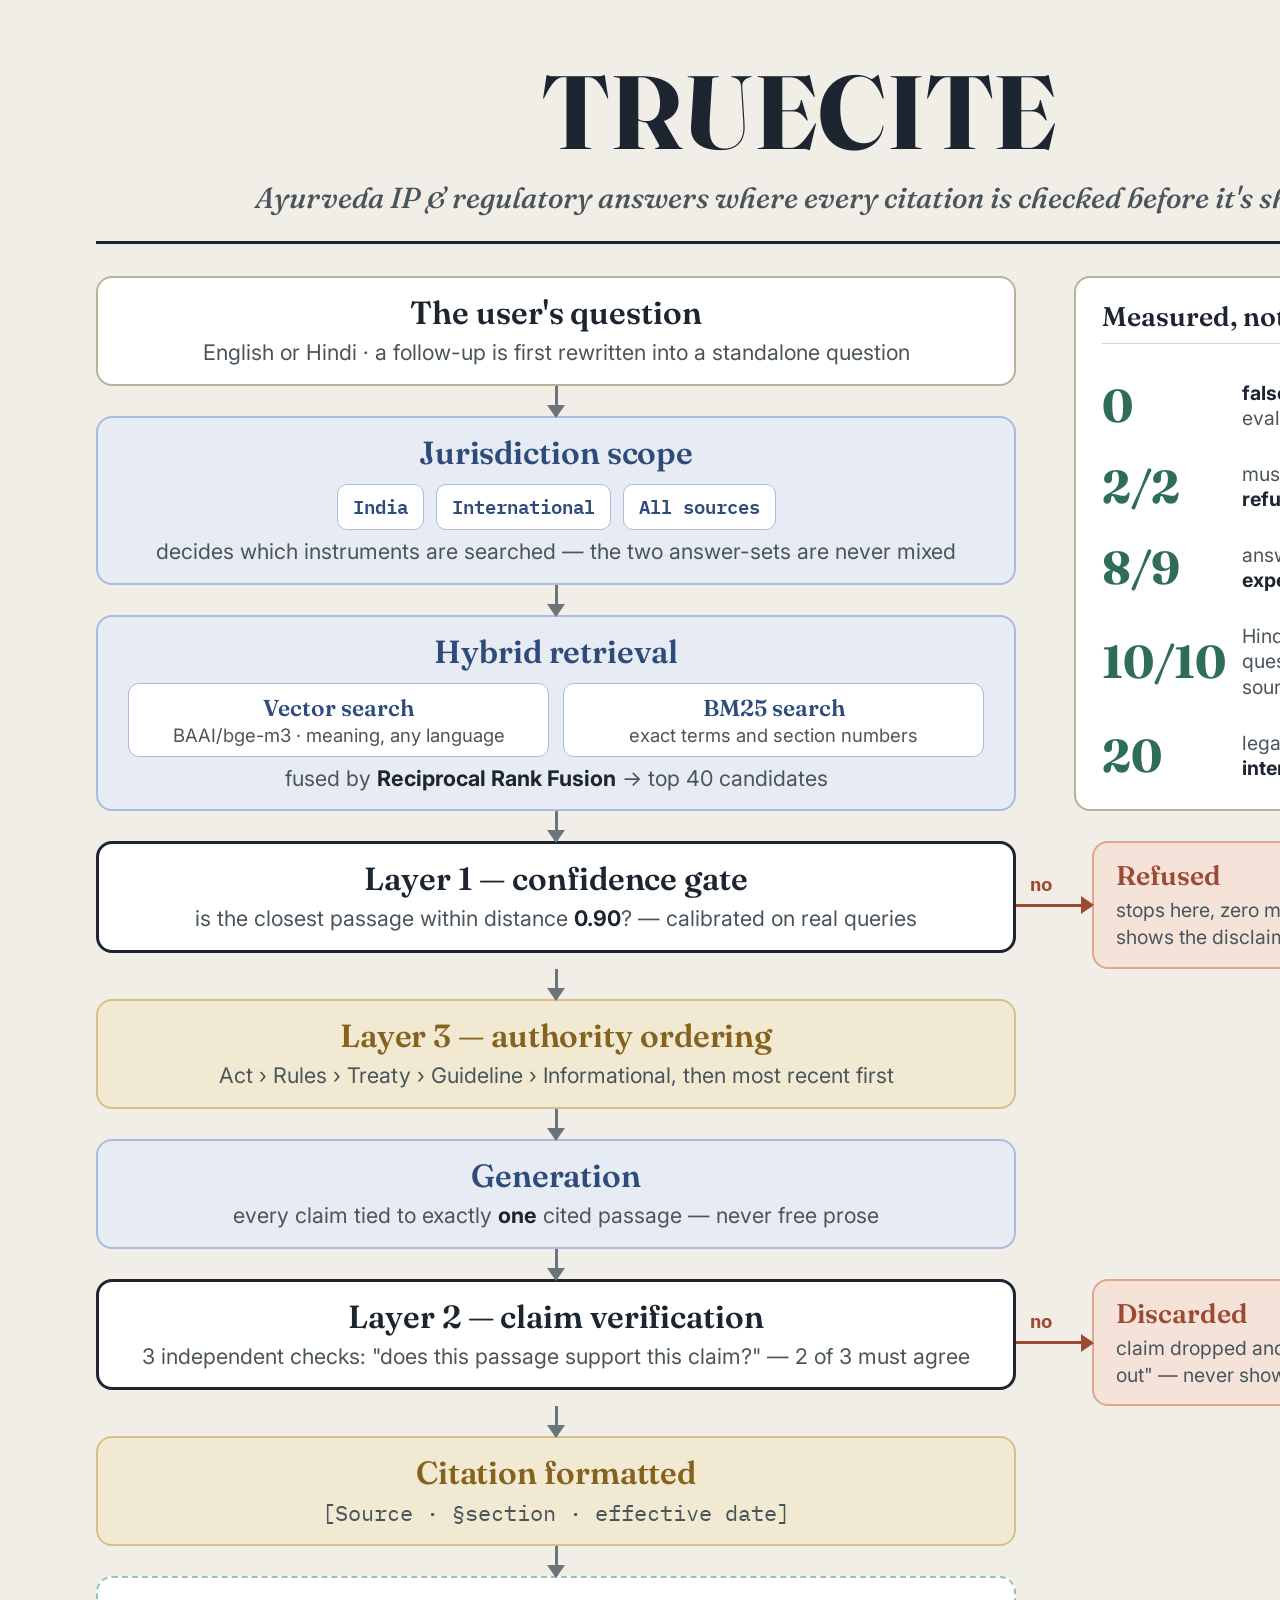
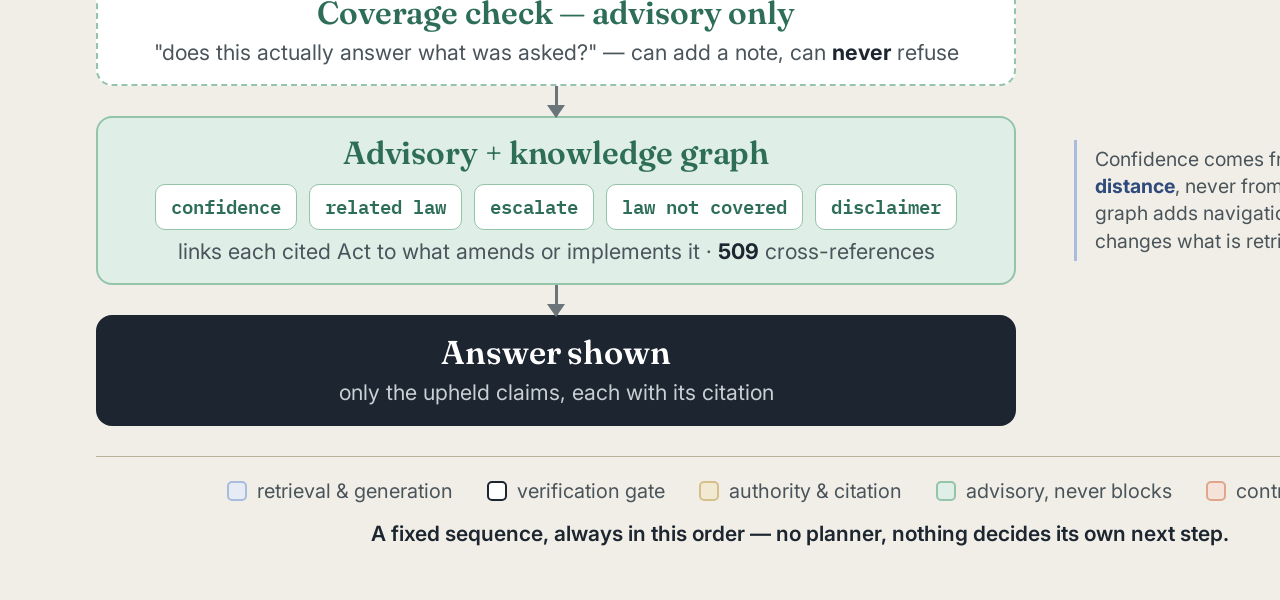
<file: docs/assets/src/pipeline-poster.html>
<!doctype html>
<html lang="en">
<head>
<meta charset="utf-8">
<title>TrueCite pipeline</title>
<style>
  @import url('https://fonts.googleapis.com/css2?family=Fraunces:opsz,wght@9..144,500;9..144,600;9..144,700;9..144,800&family=Inter:wght@400;500;600;700&family=IBM+Plex+Mono:wght@500;600;700&display=swap');

  :root{
    --paper:#F0EEE6; --panel:#FFFFFF; --ink:#1C2530; --ink-soft:#4A545B; --ink-faint:#737D83;
    --line:#D7D2C2; --line-strong:#B9B29A; --arrow:#6B7479;
    --indigo:#2F4B7C; --indigo-soft:#E6EBF4; --indigo-line:#A9BCDD;
    --brass:#86621F; --brass-soft:#F2E9D2; --brass-line:#D6C08A;
    --sage:#2E6E58; --sage-soft:#DFEEE6; --sage-line:#94C4AA;
    --rust:#9C4A32; --rust-soft:#F5E3DA; --rust-line:#DFA68C;
  }
  *{ box-sizing:border-box; }
  html,body{ margin:0; padding:0; }
  body{ width:1600px; background:var(--paper); color:var(--ink);
        font-family:'Inter',system-ui,sans-serif; -webkit-font-smoothing:antialiased; text-rendering:optimizeLegibility; }
  .sheet{ padding:60px 96px 54px; }

  header{ text-align:center; padding-bottom:26px; border-bottom:3px solid var(--ink); margin-bottom:32px; }
  h1{ font-family:'Fraunces',Georgia,serif; font-optical-sizing:auto; font-variation-settings:'opsz' 144; font-weight:700; font-size:104px; line-height:1; letter-spacing:.005em; margin:0 0 16px; }
  .dek{ font-family:'Fraunces',Georgia,serif; font-optical-sizing:auto; font-variation-settings:'opsz' 28; font-style:italic; font-size:29px; color:var(--ink-soft); margin:0; font-weight:500; }

  /* Two columns: the flow, and what branches off it. Every box row is
     followed by an arrow row, so side boxes sit exactly level with the
     stage they branch from. */
  .flow{ display:grid; grid-template-columns:920px 488px; column-gap:0; }
  .main{ grid-column:1; }
  .side{ grid-column:2; display:flex; align-items:center; }

  .box{ border-radius:16px; border:2px solid; padding:16px 30px; text-align:center; }
  .box .t{ font-family:'Fraunces',Georgia,serif; font-optical-sizing:auto; font-variation-settings:'opsz' 40; font-size:32px; font-weight:600; line-height:1.16; letter-spacing:-.003em; }
  .box .d{ font-size:21.5px; line-height:1.38; color:var(--ink-soft); margin-top:7px; }
  .box .d b{ color:var(--ink); }

  .plain  { background:var(--panel); border-color:var(--line-strong); }
  .blue   { background:var(--indigo-soft); border-color:var(--indigo-line); }
  .blue .t{ color:var(--indigo); }
  .brass  { background:var(--brass-soft); border-color:var(--brass-line); }
  .brass .t{ color:var(--brass); }
  .gate   { background:var(--panel); border-color:var(--ink); border-width:3px; }
  .sage   { background:var(--sage-soft); border-color:var(--sage-line); }
  .sage .t{ color:var(--sage); }
  .dash   { background:var(--panel); border-color:var(--sage-line); border-style:dashed; }
  .dash .t{ color:var(--sage); }
  .final  { background:var(--ink); border-color:var(--ink); }
  .final .t{ font-family:'Fraunces',Georgia,serif; font-optical-sizing:auto; font-variation-settings:'opsz' 40; color:#fff; font-size:33px; font-weight:600; }
  .final .d{ color:#C9D0D4; }

  .chips{ display:flex; justify-content:center; gap:12px; margin-top:13px; flex-wrap:wrap; }
  .chip{ font-family:'IBM Plex Mono',monospace; font-size:19px; font-weight:600; padding:7px 15px;
         border-radius:10px; border:1.5px solid; background:var(--panel); }
  .chip.b{ color:var(--indigo); border-color:var(--indigo-line); }
  .chip.g{ color:var(--sage); border-color:var(--sage-line); }

  .pair{ display:grid; grid-template-columns:1fr 1fr; gap:14px; margin-top:13px; }
  .pair > div{ background:var(--panel); border:1.5px solid var(--indigo-line); border-radius:11px; padding:10px 12px; }
  .pair .pt{ font-family:'Fraunces',Georgia,serif; font-optical-sizing:auto; font-variation-settings:'opsz' 28; font-size:23px; font-weight:600; color:var(--indigo); }
  .pair .pd{ font-size:18.5px; color:var(--ink-soft); margin-top:2px; }

  /* vertical arrow */
  .arr{ height:30px; display:flex; justify-content:center; }
  .arr i{ position:relative; width:3px; height:100%; background:var(--arrow); }
  .arr i::after{ content:""; position:absolute; left:50%; bottom:-2px; transform:translateX(-50%);
                 border-left:9px solid transparent; border-right:9px solid transparent; border-top:13px solid var(--arrow); }

  /* horizontal "no" branch */
  .branch{ width:74px; flex:none; position:relative; height:3px; background:var(--rust); margin-right:2px; }
  .branch::after{ content:""; position:absolute; right:-4px; top:50%; transform:translateY(-50%);
                  border-top:9px solid transparent; border-bottom:9px solid transparent; border-left:13px solid var(--rust); }
  .branch span{ position:absolute; left:14px; top:-32px; font-family:'IBM Plex Mono',monospace;
                font-size:19px; font-weight:700; color:var(--rust); }
  .stop{ flex:1; background:var(--rust-soft); border:2px solid var(--rust-line); border-radius:16px; padding:16px 22px; }
  .stop .t{ font-family:'Fraunces',Georgia,serif; font-optical-sizing:auto; font-variation-settings:'opsz' 32; font-size:27px; font-weight:600; color:var(--rust); }
  .stop .d{ font-size:19.5px; line-height:1.38; color:var(--ink-soft); margin-top:5px; }

  /* results panel */
  .results{ margin-left:58px; flex:1; align-self:stretch; background:var(--panel); border:2px solid var(--line-strong);
            border-radius:16px; padding:22px 26px; display:flex; flex-direction:column; justify-content:space-between; }
  .results h3{ font-family:'Fraunces',Georgia,serif; font-optical-sizing:auto; font-variation-settings:'opsz' 32; margin:0 0 12px; font-size:27px; font-weight:600; padding-bottom:10px; border-bottom:1.5px solid var(--line); }
  .r{ display:flex; align-items:center; gap:16px; padding:6px 0; }
  .r .n{ font-family:'Fraunces',Georgia,serif; font-optical-sizing:auto; font-variation-settings:'opsz' 60; font-weight:700; font-size:46px; line-height:1; color:var(--sage); min-width:124px; }
  .r .l{ font-size:19.5px; line-height:1.3; color:var(--ink-soft); }
  .r .l b{ color:var(--ink); }

  .note{ margin-left:58px; flex:1; font-size:19.5px; line-height:1.4; color:var(--ink-soft);
         border-left:3px solid var(--indigo-line); padding:6px 0 6px 18px; }
  .note b{ color:var(--indigo); }

  footer{ margin-top:30px; padding-top:22px; border-top:1.5px solid var(--line-strong); text-align:center; }
  .legend{ display:flex; justify-content:center; gap:34px; flex-wrap:wrap; font-size:20px; color:var(--ink-soft); }
  .legend span{ display:inline-flex; align-items:center; gap:10px; }
  .legend i{ width:20px; height:20px; border-radius:5px; display:inline-block; border:2px solid; }
  .tag{ margin-top:18px; font-size:21px; font-weight:600; color:var(--ink); }
</style>
</head>
<body>
<div class="sheet">
  <header>
    <h1>TRUECITE</h1>
    <p class="dek">Ayurveda IP &amp; regulatory answers where every citation is checked before it's shown</p>
  </header>

  <div class="flow">
    <!-- 1 question -->
    <div class="main"><div class="box plain">
      <div class="t">The user's question</div>
      <div class="d">English or Hindi · a follow-up is first rewritten into a standalone question</div>
    </div></div>
    <div class="side" style="grid-row:1 / span 5">
      <div class="results">
        <h3>Measured, not claimed</h3>
        <div class="r"><span class="n">0</span><span class="l"><b>false answers</b> in every evaluation run</span></div>
        <div class="r"><span class="n">2/2</span><span class="l">must-refuse controls <b>refused</b></span></div>
        <div class="r"><span class="n">8/9</span><span class="l">answers cite the <b>expected statute</b></span></div>
        <div class="r"><span class="n">10/10</span><span class="l">Hindi <b>and</b> English questions reach the right source</span></div>
        <div class="r"><span class="n">20</span><span class="l">legal instruments · <b>India + international</b></span></div>
      </div>
    </div>
    <div class="main arr"><i></i></div>

    <!-- 2 jurisdiction -->
    <div class="main"><div class="box blue">
      <div class="t">Jurisdiction scope</div>
      <div class="chips"><span class="chip b">India</span><span class="chip b">International</span><span class="chip b">All sources</span></div>
      <div class="d">decides which instruments are searched — the two answer-sets are never mixed</div>
    </div></div>
    <div class="main arr"><i></i></div>

    <!-- 3 retrieval -->
    <div class="main"><div class="box blue">
      <div class="t">Hybrid retrieval</div>
      <div class="pair">
        <div><div class="pt">Vector search</div><div class="pd">BAAI/bge-m3 · meaning, any language</div></div>
        <div><div class="pt">BM25 search</div><div class="pd">exact terms and section numbers</div></div>
      </div>
      <div class="d">fused by <b>Reciprocal Rank Fusion</b> → top 40 candidates</div>
    </div></div>
    <div class="main arr"><i></i></div>

    <!-- 4 layer 1 -->
    <div class="main"><div class="box gate">
      <div class="t">Layer 1 — confidence gate</div>
      <div class="d">is the closest passage within distance <b>0.90</b>? — calibrated on real queries</div>
    </div></div>
    <div class="side"><div class="branch"><span>no</span></div>
      <div class="stop"><div class="t">Refused</div><div class="d">stops here, zero model calls — still shows the disclaimer and who to ask</div></div>
    </div>
    <div class="main arr"><i></i></div>

    <!-- 5 layer 3 -->
    <div class="main"><div class="box brass">
      <div class="t">Layer 3 — authority ordering</div>
      <div class="d">Act › Rules › Treaty › Guideline › Informational, then most recent first</div>
    </div></div>
    <div class="main arr"><i></i></div>

    <!-- 6 generation -->
    <div class="main"><div class="box blue">
      <div class="t">Generation</div>
      <div class="d">every claim tied to exactly <b>one</b> cited passage — never free prose</div>
    </div></div>
    <div class="main arr"><i></i></div>

    <!-- 7 layer 2 -->
    <div class="main"><div class="box gate">
      <div class="t">Layer 2 — claim verification</div>
      <div class="d">3 independent checks: "does this passage support this claim?" — 2 of 3 must agree</div>
    </div></div>
    <div class="side"><div class="branch"><span>no</span></div>
      <div class="stop"><div class="t">Discarded</div><div class="d">claim dropped and listed under "left out" — never shown as fact</div></div>
    </div>
    <div class="main arr"><i></i></div>

    <!-- 8 citation -->
    <div class="main"><div class="box brass">
      <div class="t">Citation formatted</div>
      <div class="d" style="font-family:'IBM Plex Mono',monospace">[Source · §section · effective date]</div>
    </div></div>
    <div class="main arr"><i></i></div>

    <!-- 9 coverage -->
    <div class="main"><div class="box dash">
      <div class="t">Coverage check — advisory only</div>
      <div class="d">"does this actually answer what was asked?" — can add a note, can <b>never</b> refuse</div>
    </div></div>
    <div class="main arr"><i></i></div>

    <!-- 10 advisory -->
    <div class="main"><div class="box sage">
      <div class="t">Advisory + knowledge graph</div>
      <div class="chips"><span class="chip g">confidence</span><span class="chip g">related law</span><span class="chip g">escalate</span><span class="chip g">law not covered</span><span class="chip g">disclaimer</span></div>
      <div class="d">links each cited Act to what amends or implements it · <b>509</b> cross-references</div>
    </div></div>
    <div class="side"><div class="note">Confidence comes from the <b>measured distance</b>, never from asking a model. The graph adds navigation only — it never changes what is retrieved or verified.</div></div>
    <div class="main arr"><i></i></div>

    <!-- 11 answer -->
    <div class="main"><div class="box final">
      <div class="t">Answer shown</div>
      <div class="d">only the upheld claims, each with its citation</div>
    </div></div>
  </div>

  <footer>
    <div class="legend">
      <span><i style="background:var(--indigo-soft);border-color:var(--indigo-line)"></i>retrieval &amp; generation</span>
      <span><i style="background:var(--panel);border-color:var(--ink)"></i>verification gate</span>
      <span><i style="background:var(--brass-soft);border-color:var(--brass-line)"></i>authority &amp; citation</span>
      <span><i style="background:var(--sage-soft);border-color:var(--sage-line)"></i>advisory, never blocks</span>
      <span><i style="background:var(--rust-soft);border-color:var(--rust-line)"></i>controlled stop</span>
    </div>
    <div class="tag">A fixed sequence, always in this order — no planner, nothing decides its own next step.</div>
  </footer>
</div>
</body>
</html>
</file>
